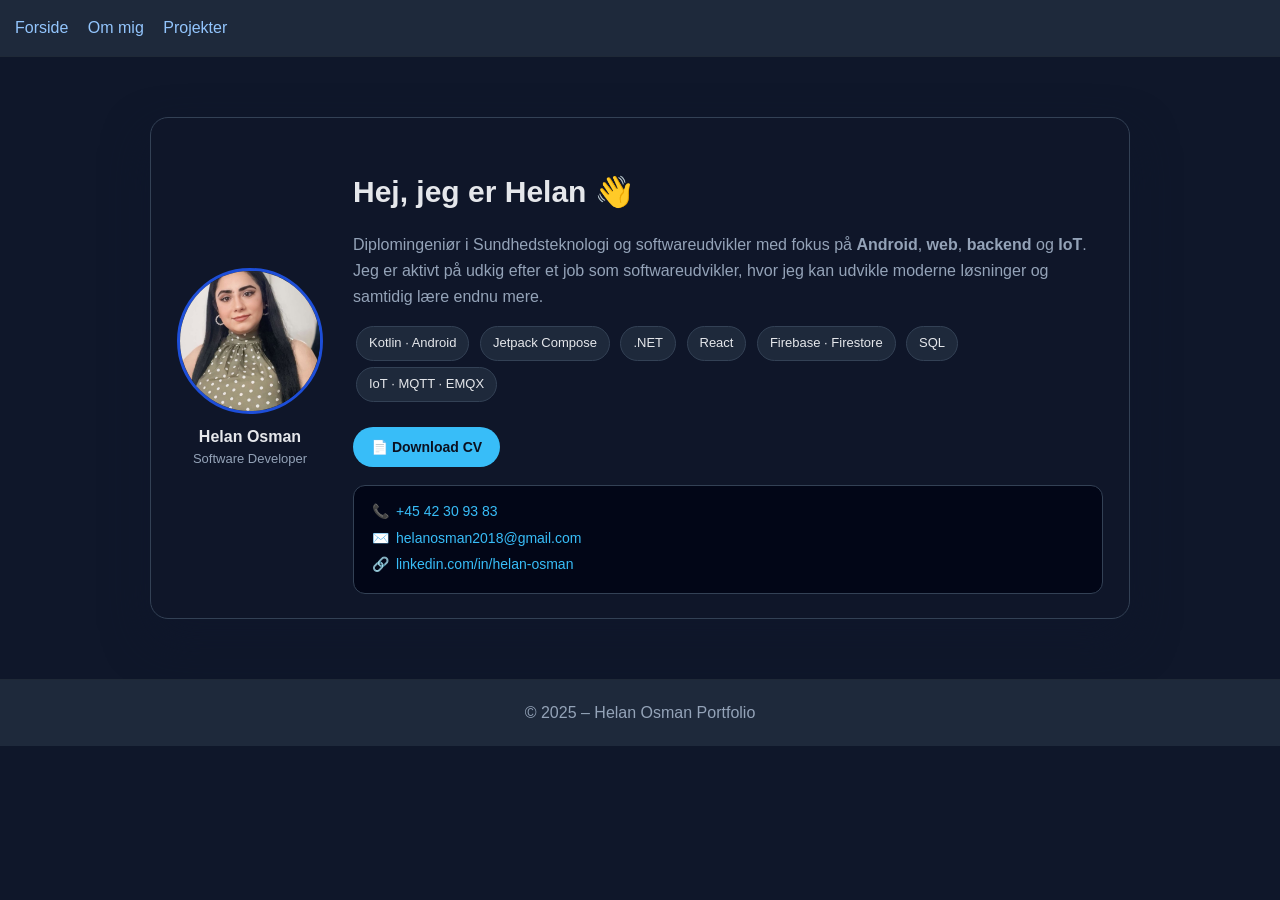
<file: index.html>
<!DOCTYPE html>
<html lang="da">
<head>
  <meta charset="UTF-8">
  <title>Helan Osman – Software Developer</title>
  <meta name="viewport" content="width=device-width, initial-scale=1">

  <style>
    :root {
      --bg: #0f172a;
      --bg-soft: #1e293b;
      --text: #e5e7eb;
      --text-soft: #94a3b8;
      --accent: #38bdf8;
      --accent-hover: #0ea5e9;
      --border: #334155;
    }

    body {
      margin: 0;
      font-family: Arial, sans-serif;
      background: var(--bg);
      color: var(--text);
      line-height: 1.6;
    }

    header {
      background: var(--bg-soft);
      padding: 15px;
      position: sticky;
      top: 0;
      border-bottom: 1px solid #1f2937;
      z-index: 10;
    }

    nav a {
      color: #93c5fd;
      text-decoration: none;
      margin-right: 15px;
      font-size: 16px;
    }
    nav a:hover {
      color: white;
    }

    .container {
      max-width: 980px;
      margin: 40px auto;
      padding: 20px;
    }

    /* HERO */
    .hero {
      display: flex;
      gap: 30px;
      align-items: center;
      flex-wrap: wrap;
      background: rgba(15,23,42,0.95);
      border: 1px solid var(--border);
      padding: 26px 26px 24px;
      border-radius: 18px;
      box-shadow: 0 20px 45px rgba(15,23,42,0.8);
    }

    .hero-left {
      flex: 0 0 auto;
      text-align: center;
    }

    .hero-left img {
      width: 140px;           /* mindre billede */
      height: 140px;
      border-radius: 50%;     /* cirkel */
      border: 3px solid #1d4ed8;
      object-fit: cover;
      display: block;
      margin: 0 auto 10px;
    }

    .hero-left .name {
      font-weight: 600;
      font-size: 16px;
    }

    .hero-left .role {
      font-size: 13px;
      color: var(--text-soft);
    }

    .hero-right {
      flex: 1 1 260px;
      min-width: 0;
    }

    h1 {
      font-size: 30px;
      margin-bottom: 6px;
    }

    .subtitle {
      font-size: 16px;
      color: var(--text-soft);
      margin-bottom: 14px;
    }

    .skills {
      margin-bottom: 18px;
    }

    .skills span {
      display: inline-block;
      background: var(--bg-soft);
      padding: 6px 12px;
      border-radius: 999px;
      margin: 3px;
      font-size: 13px;
      border: 1px solid var(--border);
    }

    /* CV-knap */
    .cv-button {
      display: inline-block;
      margin-top: 4px;
      padding: 9px 18px;
      border-radius: 999px;
      background: var(--accent);
      color: #0b1120;
      font-weight: 600;
      font-size: 14px;
      text-decoration: none;
      border: none;
      cursor: pointer;
    }

    .cv-button:hover {
      background: var(--accent-hover);
    }

    /* Kontaktboks */
    .contact-box {
      margin-top: 18px;
      padding: 14px 16px;
      background: #020617;
      border-radius: 12px;
      border: 1px solid var(--border);
      font-size: 14px;
    }

    .contact-row {
      display: flex;
      align-items: center;
      gap: 6px;
      margin-bottom: 4px;
    }

    .contact-row span.icon {
      width: 20px;
      text-align: center;
    }

    .contact-box a {
      color: var(--accent);
      text-decoration: none;
    }

    .contact-box a:hover {
      text-decoration: underline;
    }

    footer {
      text-align: center;
      margin-top: 40px;
      padding: 20px;
      background: var(--bg-soft);
      color: var(--text-soft);
      border-top: 1px solid #1f2937;
    }
  </style>
</head>

<body>

<header>
  <nav>
    <a href="index.html">Forside</a>
    <a href="about.html">Om mig</a>
    <a href="projects.html">Projekter</a>
  </nav>
</header>

<div class="container">

  <section class="hero">

    <!-- Venstre: lille rundt billede + navn -->
    <div class="hero-left">
      <img src="images/helan.jpg" alt="Helan Osman">
      <div class="name">Helan Osman</div>
      <div class="role">Software Developer</div>
    </div>

    <!-- Højre: intro, skills, kontakt -->
    <div class="hero-right">
      <h1>Hej, jeg er Helan 👋</h1>

      <p class="subtitle">
        Diplomingeniør i Sundhedsteknologi og softwareudvikler med fokus på
        <strong>Android</strong>, <strong>web</strong>, <strong>backend</strong> og <strong>IoT</strong>.
        Jeg er aktivt på udkig efter et job som softwareudvikler, hvor jeg kan udvikle moderne
        løsninger og samtidig lære endnu mere.
      </p>

      <div class="skills">
        <span>Kotlin · Android</span>
        <span>Jetpack Compose</span>
        <span>.NET</span>
        <span>React</span>
        <span>Firebase · Firestore</span>
        <span>SQL</span>
        <span>IoT · MQTT · EMQX</span>
      </div>

      <a href="CV Helan Osman Dansk.pdf" class="cv-button">📄 Download CV</a>

      <div class="contact-box">
        <div class="contact-row">
          <span class="icon">📞</span>
          <!-- 🔁 SKIFT NUMMERET HER TIL DIT EGET -->
          <span><a href="tel:+4542309383">+45 42 30 93 83</a></span>
        </div>
        <div class="contact-row">
          <span class="icon">✉️</span>
          <span><a href="mailto:helanosman2018@gmail.com">helanosman2018@gmail.com</a></span>
        </div>
        <div class="contact-row">
          <span class="icon">🔗</span>
          <span>
            <a href="https://www.linkedin.com/in/helan-osman-6b1342223/" target="_blank">
              linkedin.com/in/helan-osman
            </a>
          </span>
        </div>
      </div>
    </div>

  </section>

</div>

<footer>
  © 2025 – Helan Osman Portfolio
</footer>

</body>
</html>
</file>
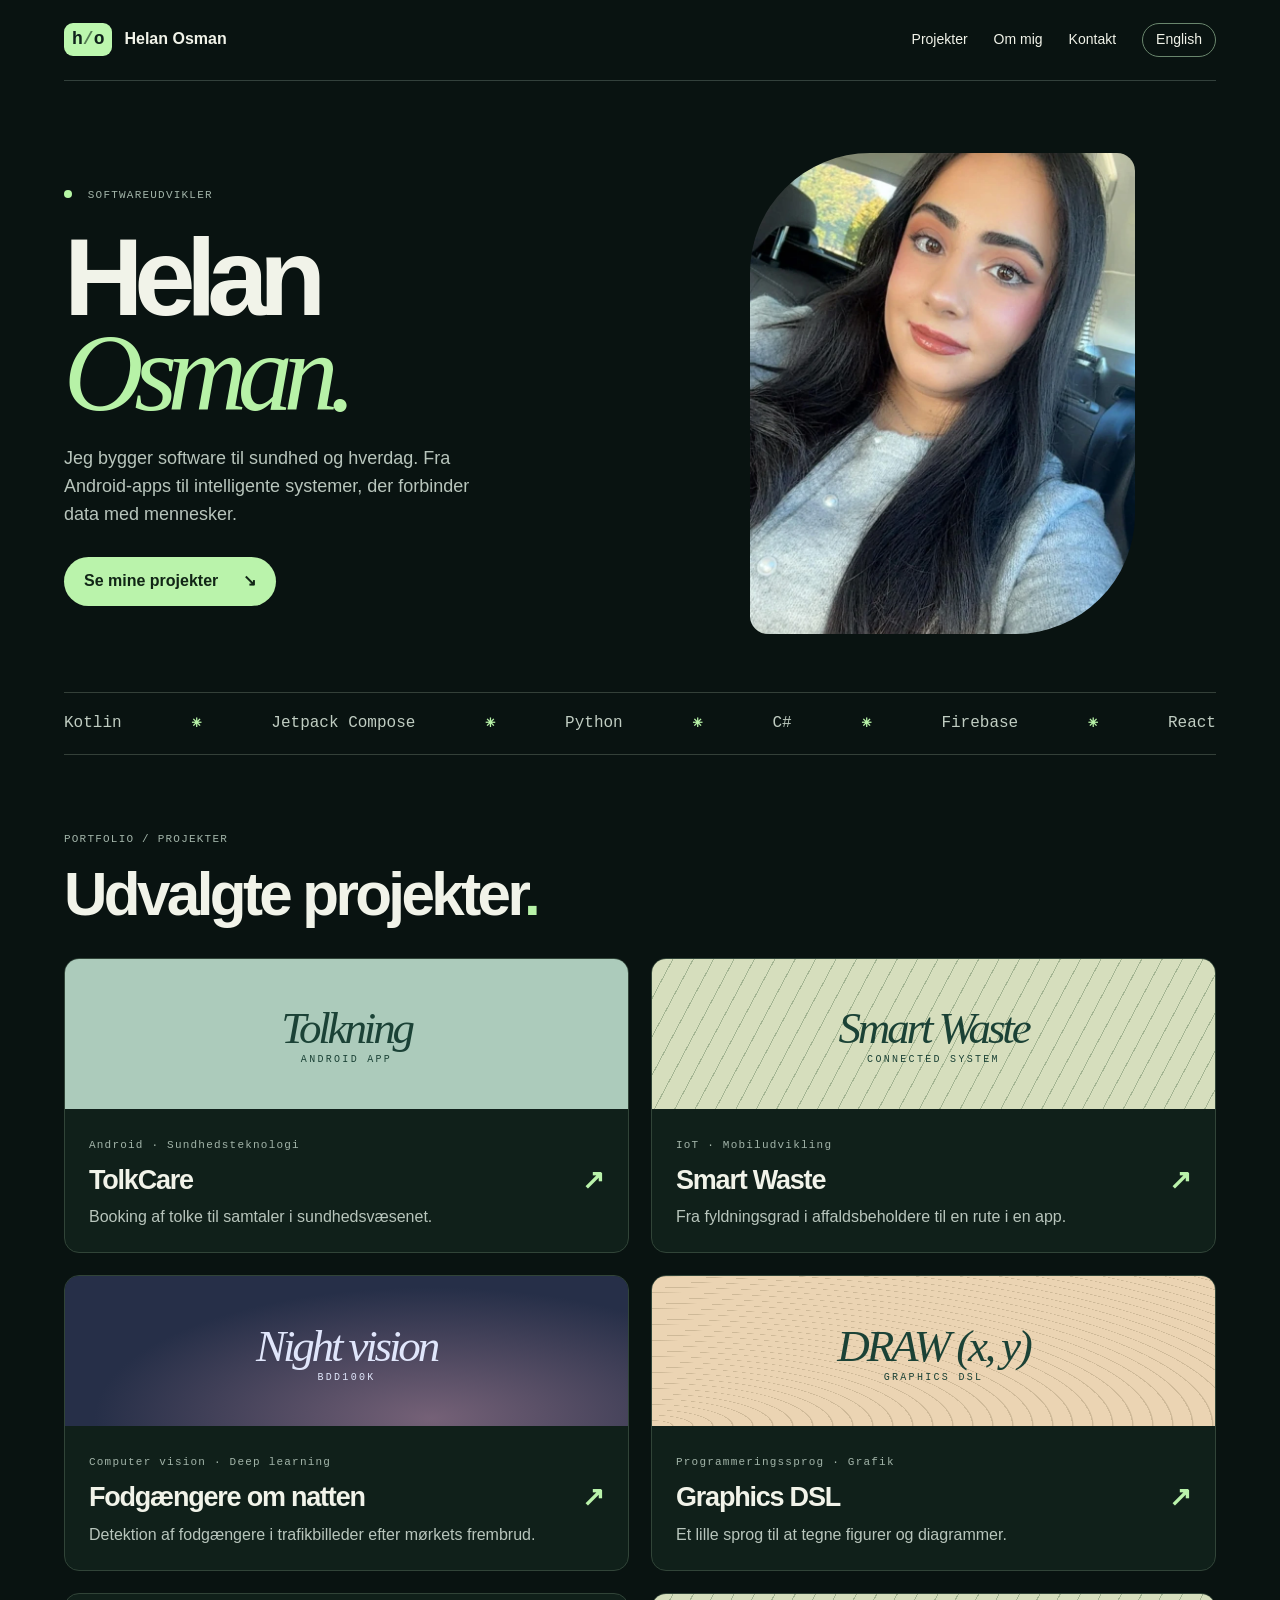
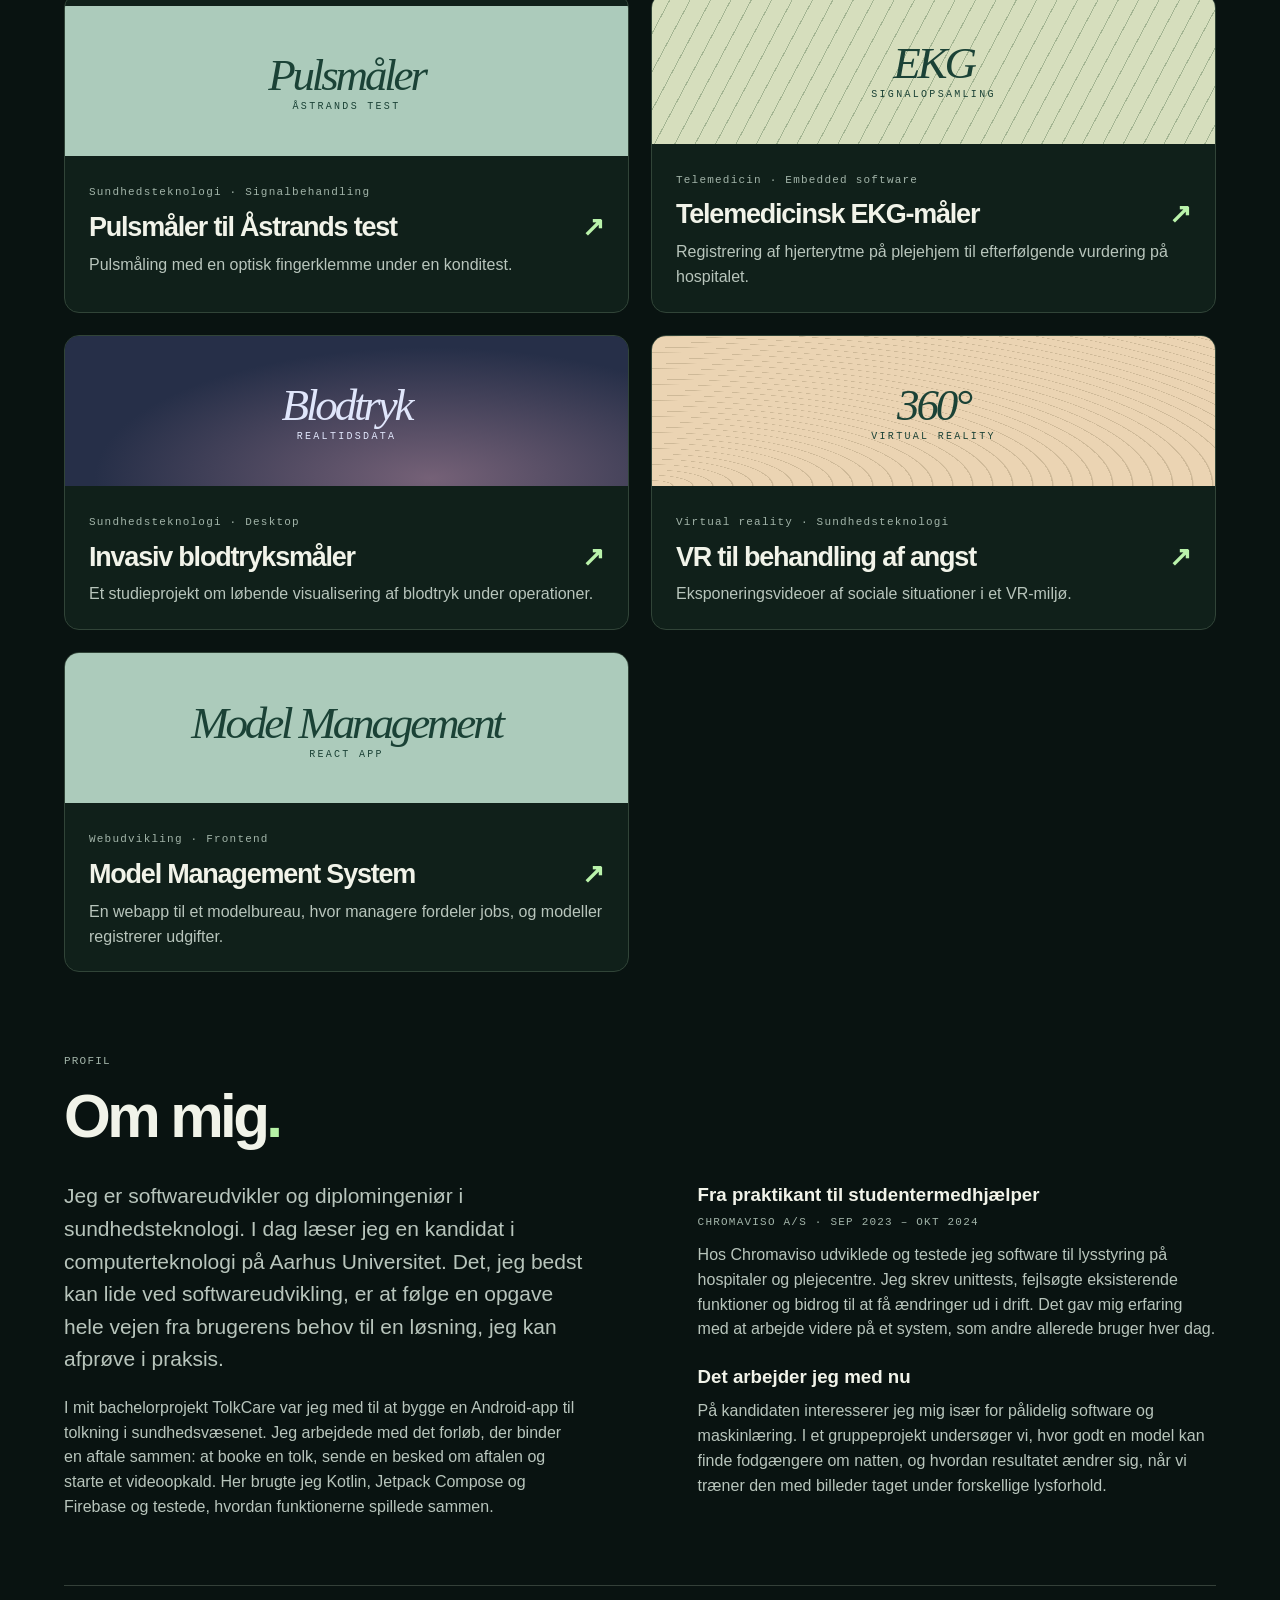
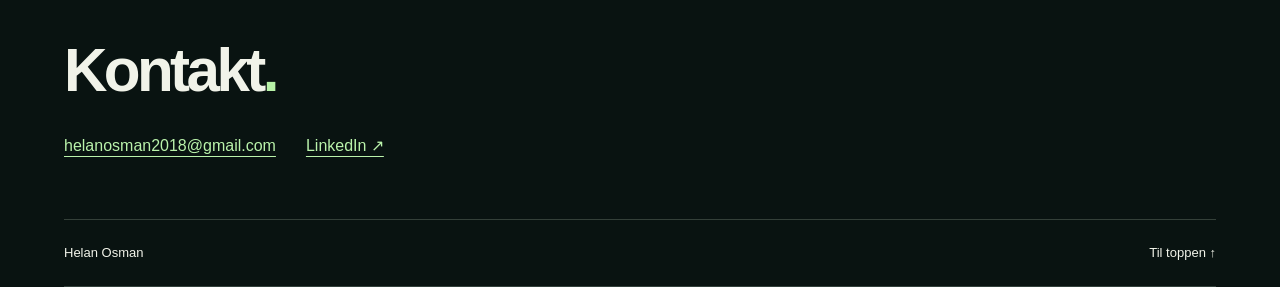
<file: portfolio/index.html>
<!doctype html><html lang="da"><head><meta charset="utf-8"><meta name="viewport" content="width=device-width,initial-scale=1"><meta name="theme-color" content="#091311"><title>Helan Osman · Softwareudvikler</title><meta name="description" content="Helan Osmans portfolio med projekter inden for Android, sundhedsteknologi, IoT og machine learning."><link rel="stylesheet" href="style.css"></head><body><header><a class="brand" href="#top"><b>h<span>/</span>o</b> Helan Osman</a><nav><a href="#projekter">Projekter</a><a href="#profil">Om mig</a><a href="#contact">Kontakt</a><a class="language" href="en.html" hreflang="en" lang="en">English</a></nav></header><main id="top"><section class="hero"><div><small><i></i> SOFTWAREUDVIKLER</small><h1>Helan<br><em>Osman.</em></h1><p>Jeg bygger software til sundhed og hverdag. Fra Android-apps til intelligente systemer, der forbinder data med mennesker.</p><a class="cta" href="#projekter">Se mine projekter <strong>↘</strong></a></div><figure class="portrait"><img src="helan-osman.webp" alt="Portræt af Helan Osman" fetchpriority="high"></figure></section><aside>Kotlin <b>✳</b> Jetpack Compose <b>✳</b> Python <b>✳</b> C# <b>✳</b> Firebase <b>✳</b> React</aside><section id="projekter"><small>PORTFOLIO / PROJEKTER</small><h2>Udvalgte projekter<span>.</span></h2><div class="grid" id="cards"></div></section><section id="profil"><small>PROFIL</small><h2>Om mig<span>.</span></h2><div class="bio"><div class="bio-intro"><p>Jeg er softwareudvikler og diplomingeniør i sundhedsteknologi. I dag læser jeg en kandidat i computerteknologi på Aarhus Universitet. Det, jeg bedst kan lide ved softwareudvikling, er at følge en opgave hele vejen fra brugerens behov til en løsning, jeg kan afprøve i praksis.</p><p>I mit bachelorprojekt TolkCare var jeg med til at bygge en Android-app til tolkning i sundhedsvæsenet. Jeg arbejdede med det forløb, der binder en aftale sammen: at booke en tolk, sende en besked om aftalen og starte et videoopkald. Her brugte jeg Kotlin, Jetpack Compose og Firebase og testede, hvordan funktionerne spillede sammen.</p></div><div><h3>Fra praktikant til studentermedhjælper</h3><small>CHROMAVISO A/S · SEP 2023 – OKT 2024</small><p>Hos Chromaviso udviklede og testede jeg software til lysstyring på hospitaler og plejecentre. Jeg skrev unittests, fejlsøgte eksisterende funktioner og bidrog til at få ændringer ud i drift. Det gav mig erfaring med at arbejde videre på et system, som andre allerede bruger hver dag.</p><h3>Det arbejder jeg med nu</h3><p>På kandidaten interesserer jeg mig især for pålidelig software og maskinlæring. I et gruppeprojekt undersøger vi, hvor godt en model kan finde fodgængere om natten, og hvordan resultatet ændrer sig, når vi træner den med billeder taget under forskellige lysforhold.</p></div></div></section><section id="contact"><h2>Kontakt<span>.</span></h2><div class="contact-links"><a href="mailto:helanosman2018@gmail.com">helanosman2018@gmail.com</a><a href="https://www.linkedin.com/in/helan-osman-6b1342223/">LinkedIn ↗</a></div></section></main><footer>Helan Osman <a href="#top">Til toppen ↑</a></footer><dialog><button class="close" aria-label="Luk">×</button><small id="category"></small><h2 id="title"></h2><div class="project-layout"><div class="project-copy"><p id="detail"></p><div id="tags"></div><a id="demo" class="cta" target="_blank" rel="noopener noreferrer" hidden>Se demovideo på YouTube ↗</a><p id="repo"></p></div><div id="gallery"></div></div></dialog><script src="projects.js"></script><script src="app.js"></script></body></html>
</file>
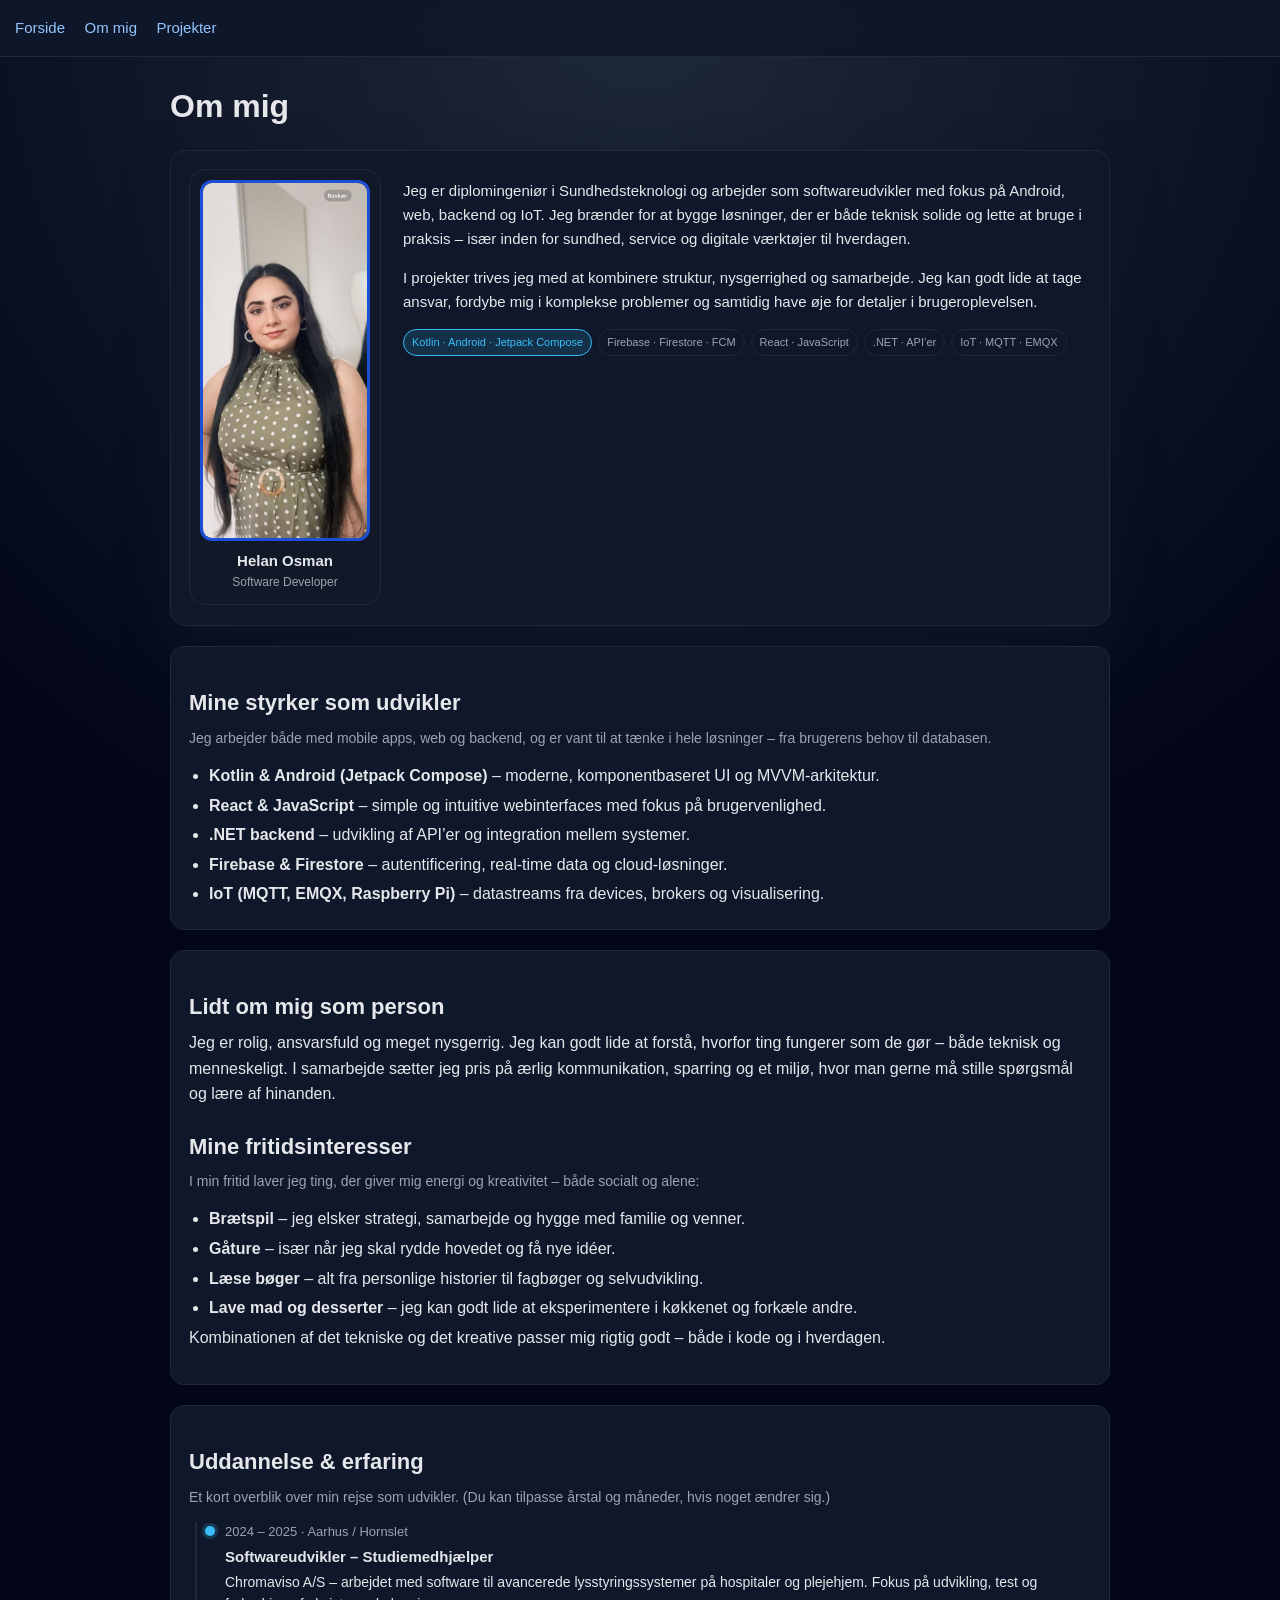
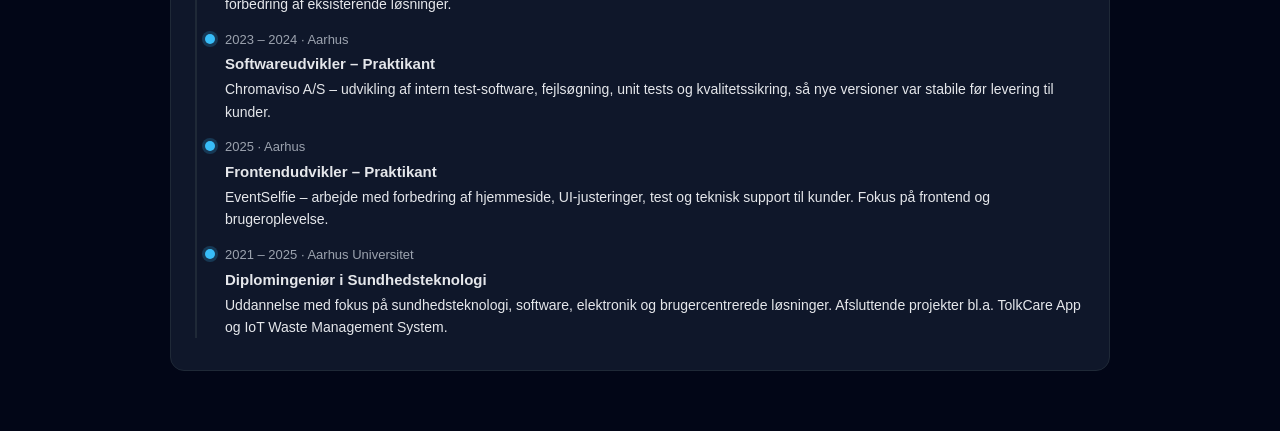
<file: about.html>
<!DOCTYPE html>
<html lang="da">
<head>
  <meta charset="UTF-8">
  <title>Om mig – Helan Osman</title>
  <meta name="viewport" content="width=device-width, initial-scale=1">

  <style>
    :root {
      --bg: #020617;
      --bg-soft: #0f172a;
      --card: #111827;
      --border: #1f2937;
      --accent: #38bdf8;
      --accent-soft: rgba(56,189,248,0.15);
      --text: #e5e7eb;
      --text-soft: #9ca3af;
    }

    * {
      box-sizing: border-box;
    }

    body {
      margin: 0;
      background: radial-gradient(circle at top, #1e293b 0, #020617 45%, #020617 100%);
      color: var(--text);
      font-family: Arial, sans-serif;
      line-height: 1.6;
    }

    header {
      background: rgba(15,23,42,0.96);
      padding: 15px;
      border-bottom: 1px solid #1f2937;
      position: sticky;
      top: 0;
      z-index: 10;
      backdrop-filter: blur(10px);
    }

    nav a {
      color: #93c5fd;
      margin-right: 15px;
      text-decoration: none;
      font-size: 15px;
    }

    nav a:hover {
      color: #ffffff;
    }

    .container {
      max-width: 980px;
      margin: 24px auto 40px;
      padding: 0 20px 20px;
    }

    h1 {
      font-size: 32px;
      margin-bottom: 18px;
    }

    h2 {
      font-size: 22px;
      margin-top: 22px;
      margin-bottom: 6px;
    }

    p {
      margin-top: 0;
      color: var(--text);
    }

    /* Hero sektion med billede + tekst */
    .hero {
      display: flex;
      flex-wrap: wrap;
      gap: 22px;
      align-items: flex-start;
      background: var(--bg-soft);
      border-radius: 16px;
      padding: 18px 18px 20px;
      border: 1px solid var(--border);
      box-shadow: 0 18px 45px rgba(15,23,42,0.7);
    }

    .hero-photo-wrap {
      flex: 0 0 auto;
    }

    .hero-photo-card {
      background: var(--card);
      border-radius: 16px;
      padding: 10px 10px 12px;
      border: 1px solid #1f2937;
      text-align: center;
    }

    .hero-photo-card img {
      width: 170px;              /* mindre billede */
      height: auto;
      border-radius: 12px;
      border: 3px solid #1d4ed8;
      object-fit: cover;
      display: block;
      margin: 0 auto 8px;
    }

    .hero-photo-card .name {
      font-weight: 600;
      font-size: 15px;
    }

    .hero-photo-card .role {
      font-size: 12px;
      color: var(--text-soft);
    }

    .hero-text {
      flex: 1 1 260px;
      min-width: 0;
    }

    .hero-badges {
      margin-top: 6px;
      display: flex;
      flex-wrap: wrap;
      gap: 6px;
      font-size: 11px;
    }

    .badge {
      padding: 4px 8px;
      border-radius: 999px;
      border: 1px solid var(--border);
      background: rgba(15,23,42,0.8);
      color: var(--text-soft);
    }

    .badge-accent {
      border-color: var(--accent);
      background: var(--accent-soft);
      color: var(--accent);
    }

    .hero-intro {
      margin-top: 10px;
      font-size: 15px;
    }

    .section-card {
      margin-top: 20px;
      background: var(--bg-soft);
      border-radius: 14px;
      padding: 16px 18px 18px;
      border: 1px solid var(--border);
    }

    ul {
      padding-left: 20px;
      margin-top: 6px;
      margin-bottom: 4px;
    }

    li {
      color: var(--text);
      margin-bottom: 4px;
    }

    .muted {
      color: var(--text-soft);
      font-size: 14px;
    }

    /* Timeline styling */
    .timeline {
      position: relative;
      margin-top: 12px;
      padding-left: 18px;
    }

    .timeline::before {
      content: "";
      position: absolute;
      left: 6px;
      top: 0;
      bottom: 0;
      width: 2px;
      background: #1f2937;
    }

    .timeline-item {
      position: relative;
      padding-left: 18px;
      margin-bottom: 14px;
    }

    .timeline-dot {
      position: absolute;
      left: -2px;
      top: 4px;
      width: 10px;
      height: 10px;
      border-radius: 999px;
      background: var(--accent);
      box-shadow: 0 0 0 3px rgba(56,189,248,0.2);
    }

    .timeline-title {
      font-weight: 600;
      font-size: 15px;
    }

    .timeline-meta {
      font-size: 13px;
      color: var(--text-soft);
      margin-bottom: 2px;
    }

    .timeline-desc {
      font-size: 14px;
      margin-top: 2px;
    }

    @media (max-width: 700px) {
      .hero {
        padding: 14px 14px 16px;
      }
      .hero-photo-card img {
        width: 150px;
      }
    }
  </style>
</head>

<body>

<header>
  <nav>
    <a href="index.html">Forside</a>
    <a href="about.html">Om mig</a>
    <a href="projects.html">Projekter</a>
  </nav>
</header>

<div class="container">

  <h1>Om mig</h1>

  <!-- HERO med billede + kort intro -->
  <section class="hero">
    <div class="hero-photo-wrap">
      <div class="hero-photo-card">
        <img src="images/helan.jpg" alt="Helan Osman">
        <div class="name">Helan Osman</div>
        <div class="role">Software Developer</div>
      </div>
    </div>

    <div class="hero-text">
      <p class="hero-intro">
        Jeg er diplomingeniør i Sundhedsteknologi og arbejder som softwareudvikler med fokus på
        Android, web, backend og IoT. Jeg brænder for at bygge løsninger, der er både teknisk
        solide og lette at bruge i praksis – især inden for sundhed, service og digitale værktøjer
        til hverdagen.
      </p>

      <p class="hero-intro">
        I projekter trives jeg med at kombinere struktur, nysgerrighed og samarbejde.
        Jeg kan godt lide at tage ansvar, fordybe mig i komplekse problemer og samtidig have
        øje for detaljer i brugeroplevelsen.
      </p>

      <div class="hero-badges">
        <span class="badge badge-accent">Kotlin · Android · Jetpack Compose</span>
        <span class="badge">Firebase · Firestore · FCM</span>
        <span class="badge">React · JavaScript</span>
        <span class="badge">.NET · API’er</span>
        <span class="badge">IoT · MQTT · EMQX</span>
      </div>
    </div>
  </section>

  <!-- TEKNISKE STYRKER -->
  <section class="section-card">
    <h2>Mine styrker som udvikler</h2>
    <p class="muted">
      Jeg arbejder både med mobile apps, web og backend, og er vant til at tænke i hele løsninger –
      fra brugerens behov til databasen.
    </p>

    <ul>
      <li><strong>Kotlin & Android (Jetpack Compose)</strong> – moderne, komponentbaseret UI og MVVM-arkitektur.</li>
      <li><strong>React & JavaScript</strong> – simple og intuitive webinterfaces med fokus på brugervenlighed.</li>
      <li><strong>.NET backend</strong> – udvikling af API’er og integration mellem systemer.</li>
      <li><strong>Firebase & Firestore</strong> – autentificering, real-time data og cloud-løsninger.</li>
      <li><strong>IoT (MQTT, EMQX, Raspberry Pi)</strong> – datastreams fra devices, brokers og visualisering.</li>
    </ul>
  </section>

  <!-- PERSONLIG DEL & FRITID -->
  <section class="section-card">
    <h2>Lidt om mig som person</h2>
    <p>
      Jeg er rolig, ansvarsfuld og meget nysgerrig. Jeg kan godt lide at forstå,
      hvorfor ting fungerer som de gør – både teknisk og menneskeligt.
      I samarbejde sætter jeg pris på ærlig kommunikation, sparring og et miljø,
      hvor man gerne må stille spørgsmål og lære af hinanden.
    </p>

    <h2>Mine fritidsinteresser</h2>
    <p class="muted">
      I min fritid laver jeg ting, der giver mig energi og kreativitet – både socialt og alene:
    </p>

    <ul>
      <li><strong>Brætspil</strong> – jeg elsker strategi, samarbejde og hygge med familie og venner.</li>
      <li><strong>Gåture</strong> – især når jeg skal rydde hovedet og få nye idéer.</li>
      <li><strong>Læse bøger</strong> – alt fra personlige historier til fagbøger og selvudvikling.</li>
      <li><strong>Lave mad og desserter</strong> – jeg kan godt lide at eksperimentere i køkkenet og forkæle andre.</li>
    </ul>

    <p>
      Kombinationen af det tekniske og det kreative passer mig rigtig godt – både i kode og i hverdagen.
    </p>
  </section>

  <!-- TIMELINE FOR UDDANNELSE & ERFARING -->
  <section class="section-card">
    <h2>Uddannelse & erfaring</h2>
    <p class="muted">
      Et kort overblik over min rejse som udvikler. (Du kan tilpasse årstal og måneder, hvis noget ændrer sig.)
    </p>

    <div class="timeline">

      <div class="timeline-item">
        <div class="timeline-dot"></div>
        <div class="timeline-meta">2024 – 2025 · Aarhus / Hornslet</div>
        <div class="timeline-title">Softwareudvikler – Studiemedhjælper</div>
        <div class="timeline-desc">
          Chromaviso A/S – arbejdet med software til avancerede lysstyringssystemer
          på hospitaler og plejehjem. Fokus på udvikling, test og forbedring af eksisterende løsninger.
        </div>
      </div>

      <div class="timeline-item">
        <div class="timeline-dot"></div>
        <div class="timeline-meta">2023 – 2024 · Aarhus</div>
        <div class="timeline-title">Softwareudvikler – Praktikant</div>
        <div class="timeline-desc">
          Chromaviso A/S – udvikling af intern test-software, fejlsøgning, unit tests
          og kvalitetssikring, så nye versioner var stabile før levering til kunder.
        </div>
      </div>

      <div class="timeline-item">
        <div class="timeline-dot"></div>
        <div class="timeline-meta">2025 · Aarhus</div>
        <div class="timeline-title">Frontendudvikler – Praktikant</div>
        <div class="timeline-desc">
          EventSelfie – arbejde med forbedring af hjemmeside, UI-justeringer, test
          og teknisk support til kunder. Fokus på frontend og brugeroplevelse.
        </div>
      </div>

      <div class="timeline-item">
        <div class="timeline-dot"></div>
        <div class="timeline-meta">2021 – 2025 · Aarhus Universitet</div>
        <div class="timeline-title">Diplomingeniør i Sundhedsteknologi</div>
        <div class="timeline-desc">
          Uddannelse med fokus på sundhedsteknologi, software, elektronik og
          brugercentrerede løsninger. Afsluttende projekter bl.a. TolkCare App og
          IoT Waste Management System.
        </div>
      </div>

    </div>
  </section>

</div>

</body>
</html>
</file>
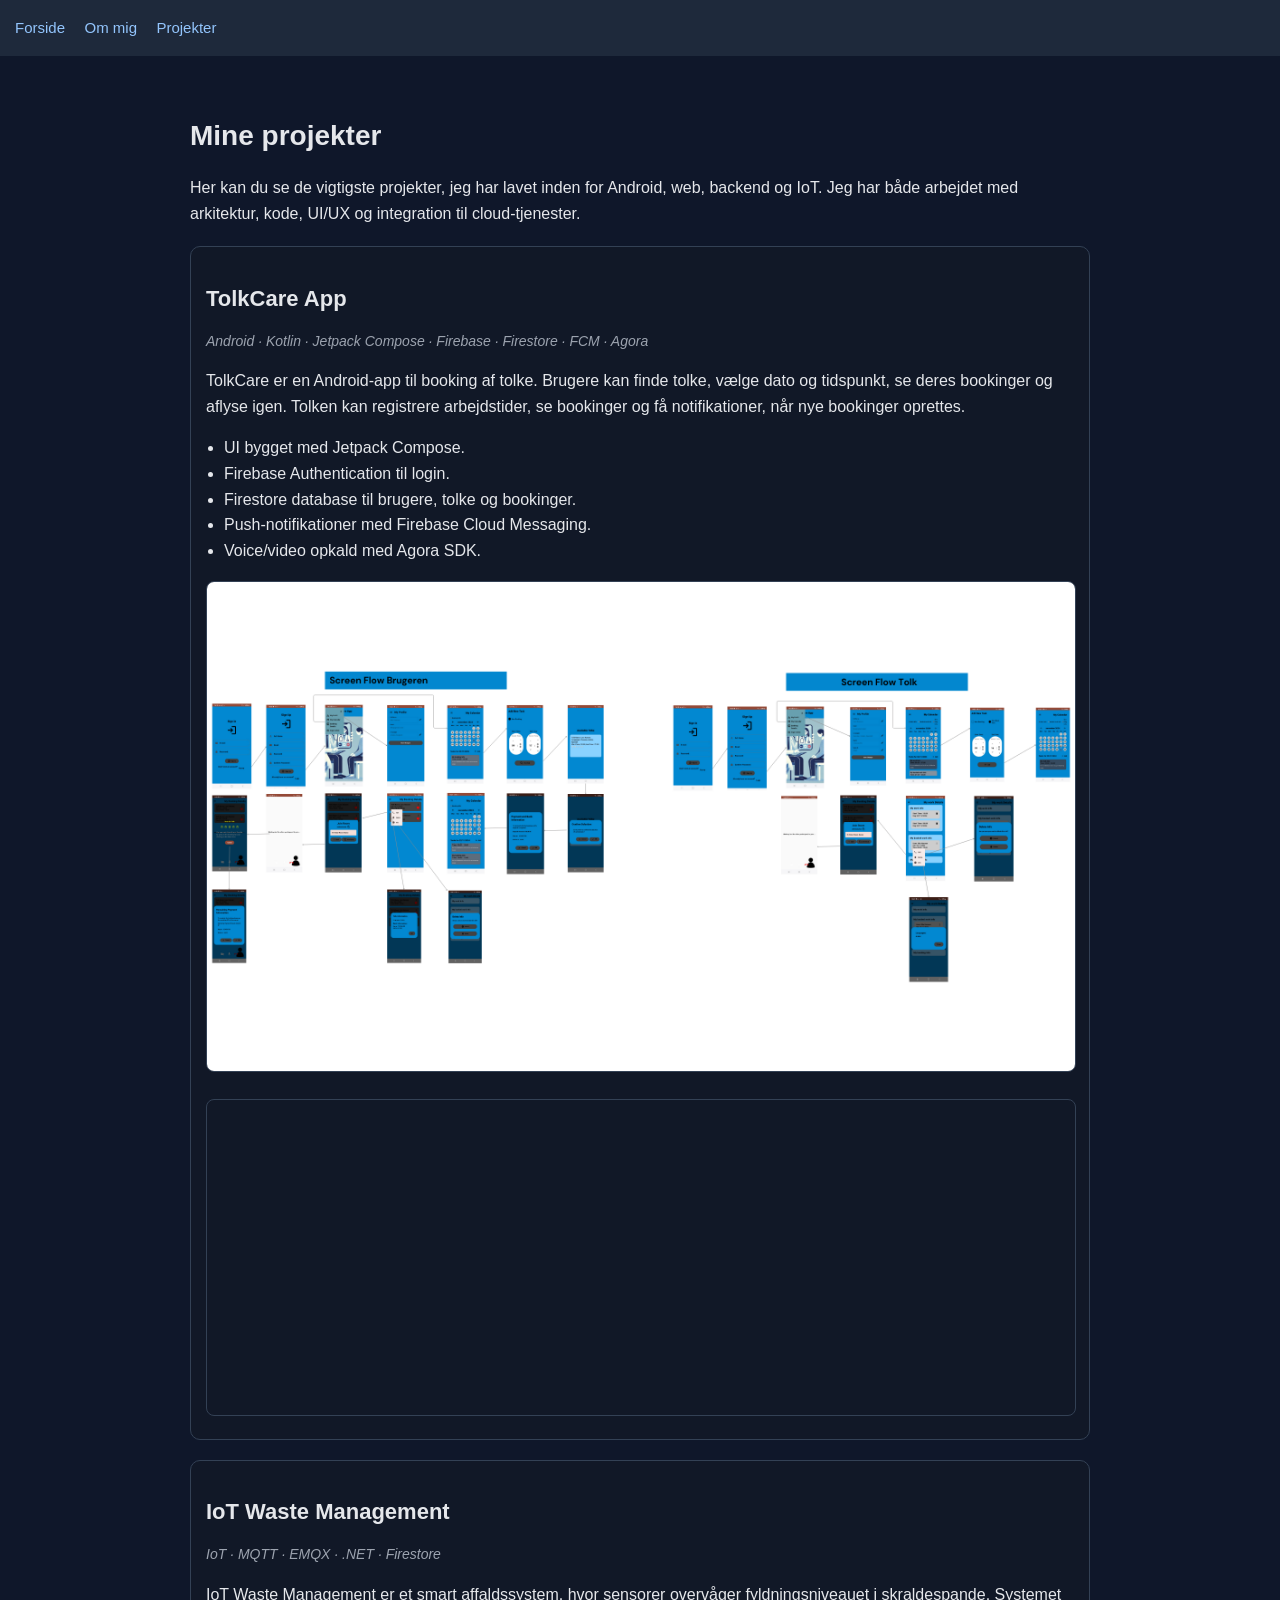
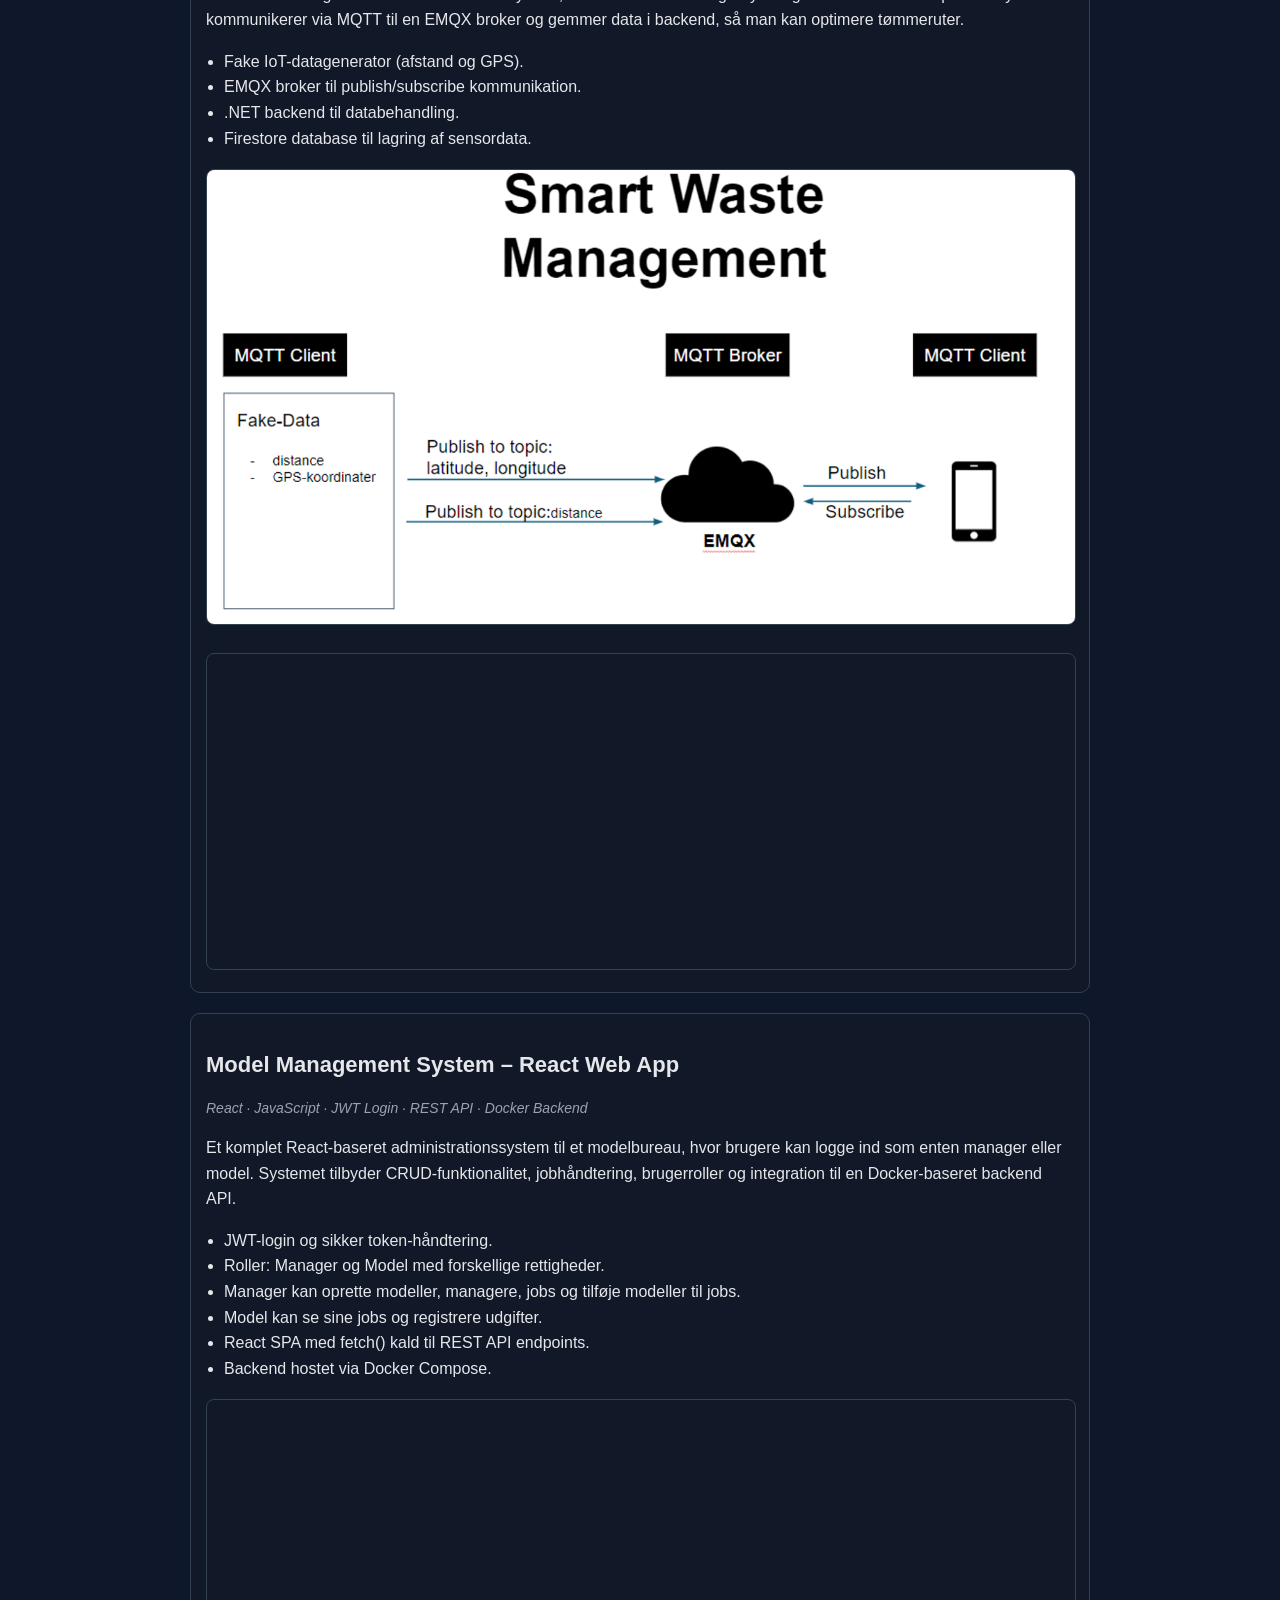
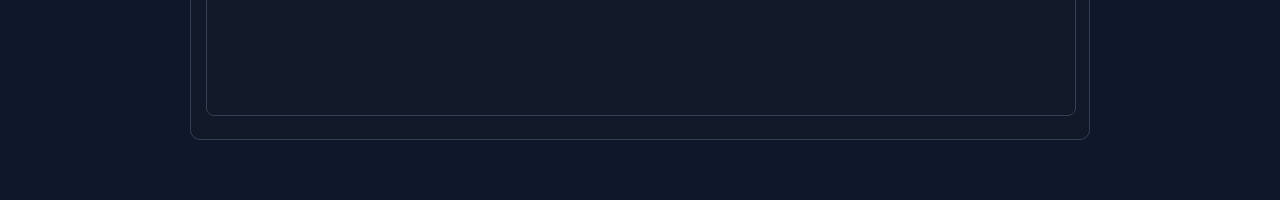
<file: projects.html>
<!DOCTYPE html>
<html lang="da">
<head>
  <meta charset="UTF-8">
  <title>Projekter – Helan Osman</title>
  <meta name="viewport" content="width=device-width, initial-scale=1">
  <style>
    body {
      margin: 0;
      background: #0f172a;
      color: #e5e7eb;
      font-family: Arial, sans-serif;
      line-height: 1.6;
    }

    header {
      background: #1e293b;
      padding: 15px;
      position: sticky;
      top: 0;
    }

    nav a {
      color: #93c5fd;
      margin-right: 15px;
      text-decoration: none;
      font-size: 15px;
    }

    nav a:hover {
      color: #ffffff;
    }

    .container {
      max-width: 900px;
      margin: 20px auto 40px;
      padding: 20px;
    }

    h1 {
      font-size: 28px;
      margin-bottom: 10px;
    }

    h2 {
      font-size: 22px;
      margin-bottom: 5px;
    }

    .project {
      background: #111827;
      border: 1px solid #334155;
      border-radius: 10px;
      padding: 15px;
      margin-top: 20px;
    }

    .meta {
      font-size: 14px;
      color: #9ca3af;
      font-style: italic;
      margin-bottom: 8px;
    }

    img {
      width: 100%;
      border-radius: 8px;
      border: 1px solid #334155;
      margin: 10px 0;
    }

    iframe {
      width: 100%;
      height: 315px;
      border-radius: 8px;
      border: 1px solid #334155;
      margin-top: 10px;
    }

    ul {
      padding-left: 18px;
      margin-top: 6px;
      margin-bottom: 8px;
    }
  </style>
</head>
<body>

<header>
  <nav>
    <a href="index.html">Forside</a>
    <a href="about.html">Om mig</a>
    <a href="projects.html">Projekter</a>
  </nav>
</header>

<div class="container">

  <h1>Mine projekter</h1>
  <p>
    Her kan du se de vigtigste projekter, jeg har lavet inden for Android, web, backend og IoT.
    Jeg har både arbejdet med arkitektur, kode, UI/UX og integration til cloud-tjenester.
  </p>

  <!-- TOLKCARE PROJECT -->
  <div class="project">
    <h2>TolkCare App</h2>
    <p class="meta">Android · Kotlin · Jetpack Compose · Firebase · Firestore · FCM · Agora</p>

    <p>
      TolkCare er en Android-app til booking af tolke. Brugere kan finde tolke, vælge dato og tidspunkt,
      se deres bookinger og aflyse igen. Tolken kan registrere arbejdstider, se bookinger og få
      notifikationer, når nye bookinger oprettes.
    </p>

    <ul>
      <li>UI bygget med Jetpack Compose.</li>
      <li>Firebase Authentication til login.</li>
      <li>Firestore database til brugere, tolke og bookinger.</li>
      <li>Push-notifikationer med Firebase Cloud Messaging.</li>
      <li>Voice/video opkald med Agora SDK.</li>
    </ul>

    <img src="images/tolkcare.png" alt="TolkCare app flow">

    <iframe
      src="https://www.youtube.com/embed/83v2FE1zai0"
      title="TolkCare Demo"
      frameborder="0"
      allow="accelerometer; autoplay; clipboard-write; encrypted-media; gyroscope; picture-in-picture"
      allowfullscreen>
    </iframe>
  </div>

  <!-- WASTE PROJECT -->
  <div class="project">
    <h2>IoT Waste Management</h2>
    <p class="meta">IoT · MQTT · EMQX · .NET · Firestore</p>

    <p>
      IoT Waste Management er et smart affaldssystem, hvor sensorer overvåger fyldningsniveauet i skraldespande.
      Systemet kommunikerer via MQTT til en EMQX broker og gemmer data i backend, så man kan optimere tømmeruter.
    </p>

    <ul>
      <li>Fake IoT-datagenerator (afstand og GPS).</li>
      <li>EMQX broker til publish/subscribe kommunikation.</li>
      <li>.NET backend til databehandling.</li>
      <li>Firestore database til lagring af sensordata.</li>
    </ul>

    <img src="images/waste.png" alt="IoT Waste Management diagram">

    <iframe
      src="https://www.youtube.com/embed/5vvruHKEwWw"
      title="IoT Waste Management Demo"
      frameborder="0"
      allow="accelerometer; autoplay; clipboard-write; encrypted-media; gyroscope; picture-in-picture"
      allowfullscreen>
    </iframe>
  </div>

  <!-- NEW PROJECT: MODEL MANAGEMENT SYSTEM -->
  <div class="project">
    <h2>Model Management System – React Web App</h2>
    <p class="meta">React · JavaScript · JWT Login · REST API · Docker Backend</p>

    <p>
      Et komplet React-baseret administrationssystem til et modelbureau, hvor brugere kan logge ind som
      enten manager eller model. Systemet tilbyder CRUD-funktionalitet, jobhåndtering,
      brugerroller og integration til en Docker-baseret backend API.
    </p>

    <ul>
      <li>JWT-login og sikker token-håndtering.</li>
      <li>Roller: Manager og Model med forskellige rettigheder.</li>
      <li>Manager kan oprette modeller, managere, jobs og tilføje modeller til jobs.</li>
      <li>Model kan se sine jobs og registrere udgifter.</li>
      <li>React SPA med fetch() kald til REST API endpoints.</li>
      <li>Backend hostet via Docker Compose.</li>
    </ul>

    <iframe
      src="https://www.youtube.com/embed/Sxojf8_JCac"
      title="Model Management System Demo"
      frameborder="0"
      allow="accelerometer; autoplay; clipboard-write; encrypted-media; gyroscope; picture-in-picture"
      allowfullscreen>
    </iframe>
  </div>

</div>

</body>
</html>
</file>
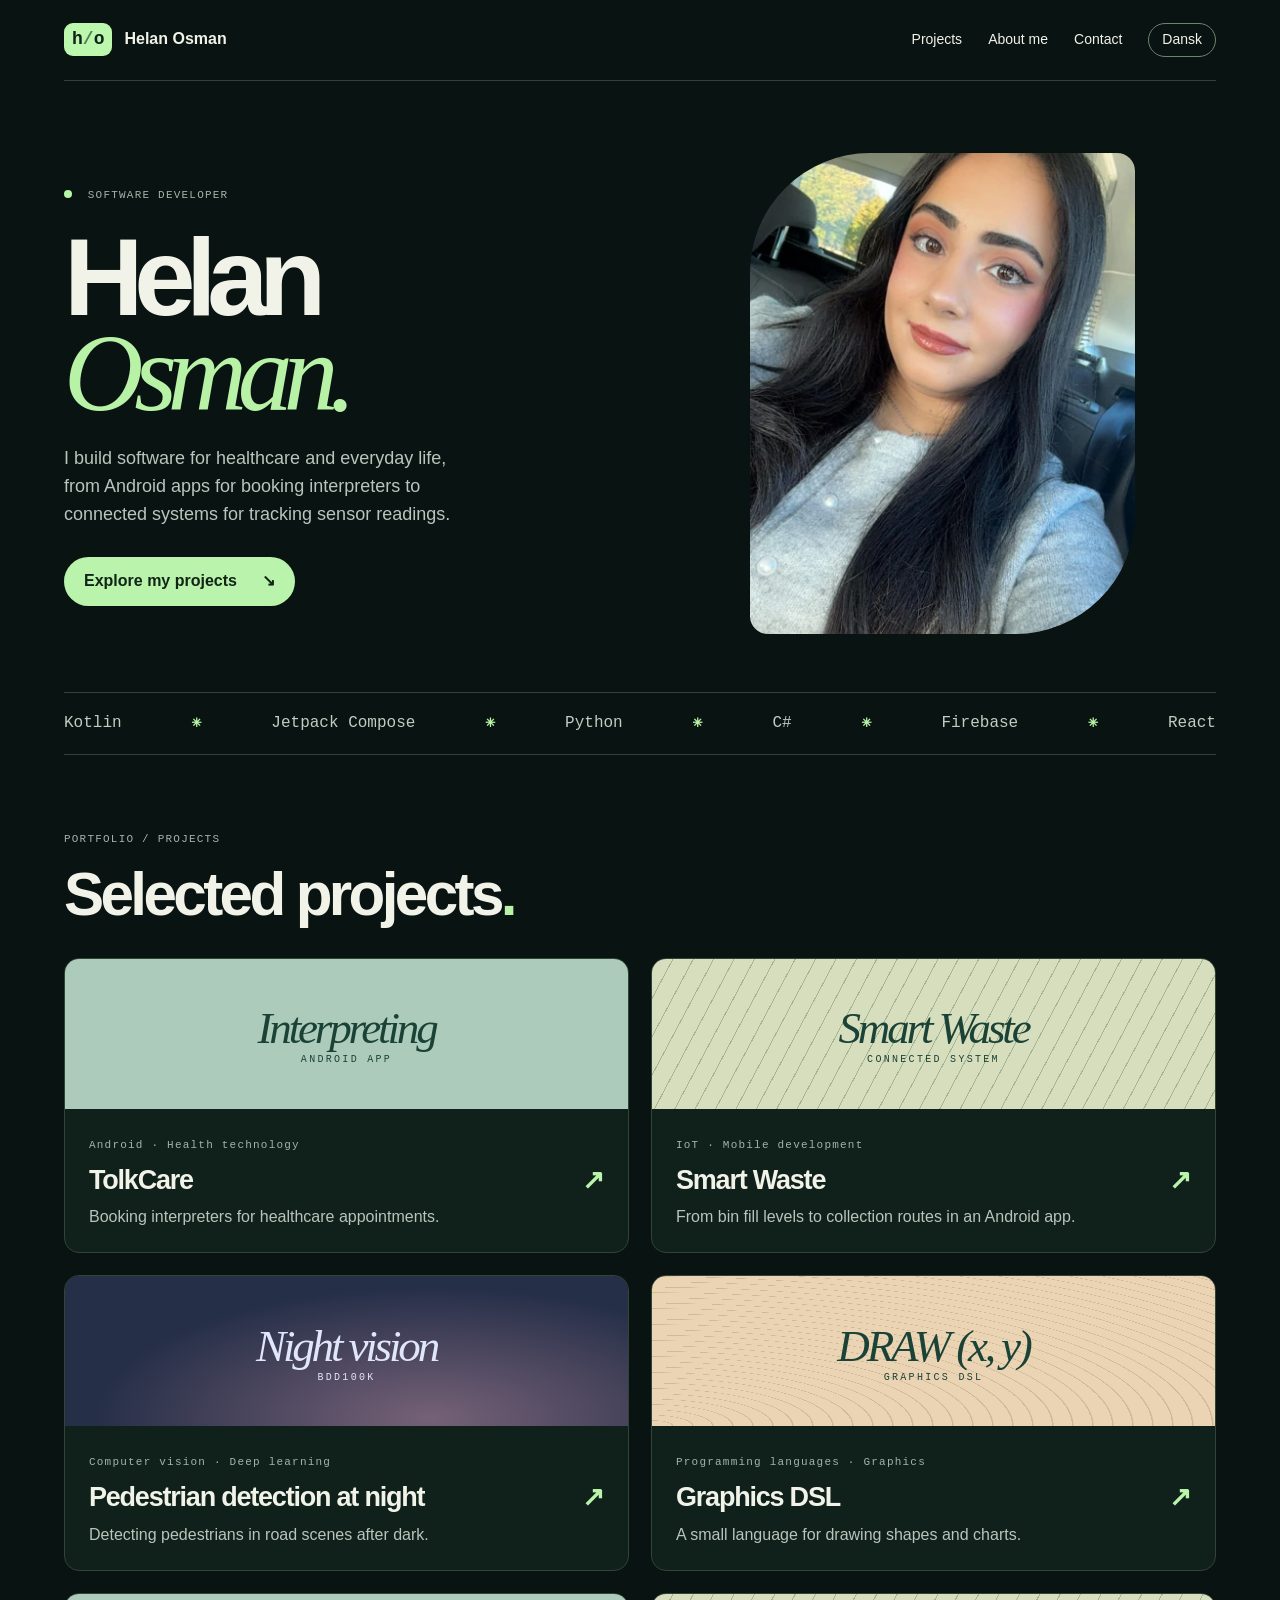
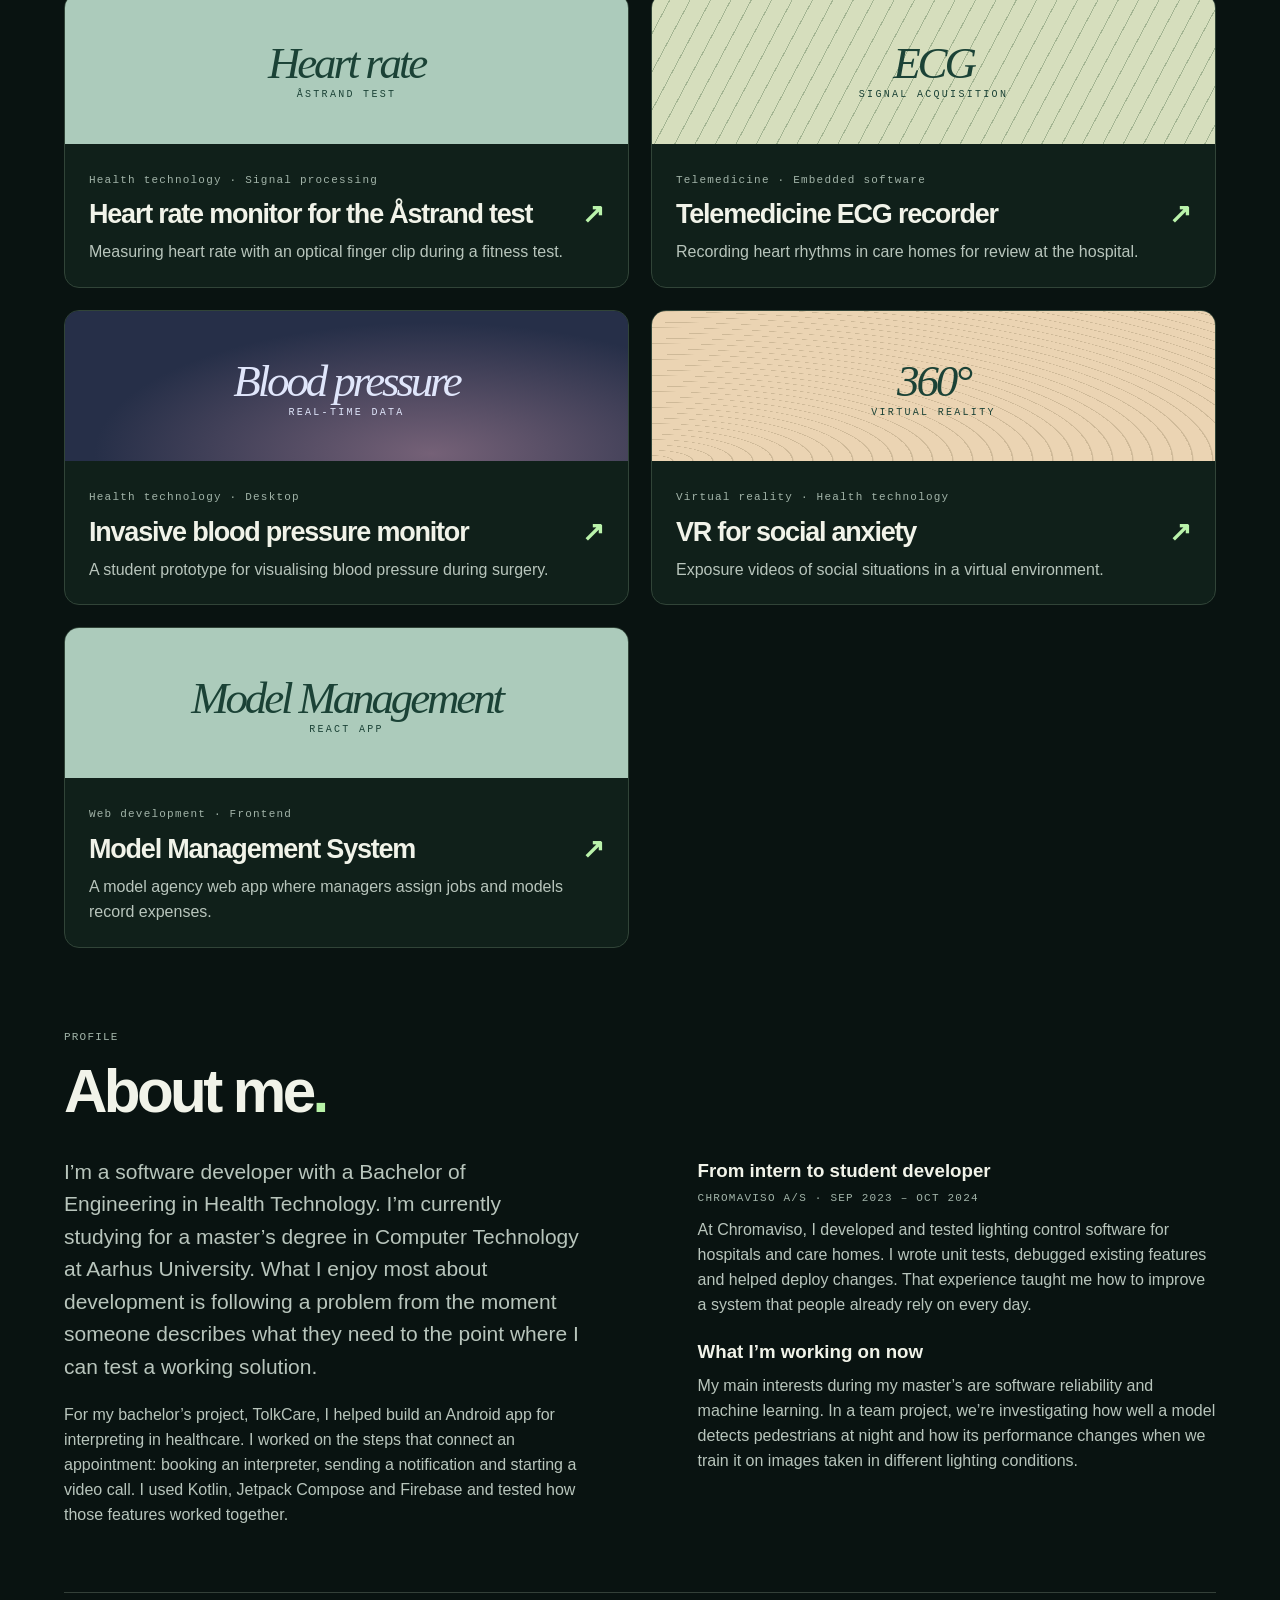
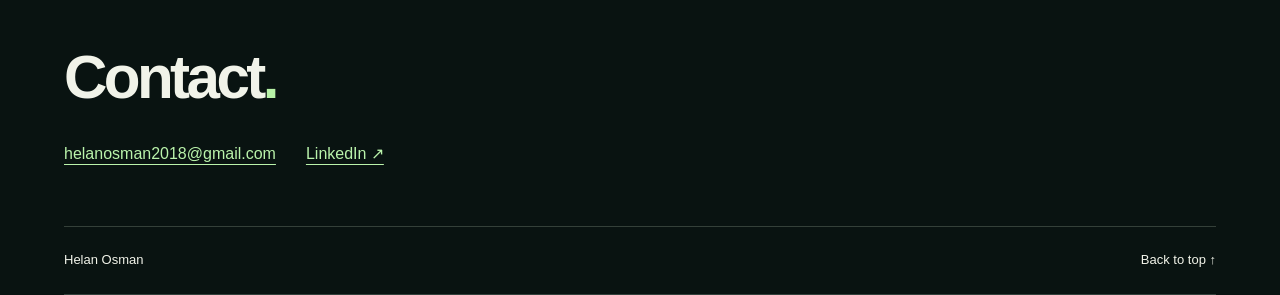
<file: portfolio/en.html>
<!doctype html><html lang="en"><head><meta charset="utf-8"><meta name="viewport" content="width=device-width,initial-scale=1"><meta name="theme-color" content="#091311"><title>Helan Osman · Software Developer</title><meta name="description" content="Helan Osman’s projects in Android development, health technology, IoT and machine learning."><link rel="stylesheet" href="style.css"></head><body><header><a class="brand" href="#top"><b>h<span>/</span>o</b> Helan Osman</a><nav><a href="#projekter">Projects</a><a href="#profil">About me</a><a href="#contact">Contact</a><a class="language" href="index.html" hreflang="da" lang="da">Dansk</a></nav></header><main id="top"><section class="hero"><div><small><i></i> SOFTWARE DEVELOPER</small><h1>Helan<br><em>Osman.</em></h1><p>I build software for healthcare and everyday life, from Android apps for booking interpreters to connected systems for tracking sensor readings.</p><a class="cta" href="#projekter">Explore my projects <strong>↘</strong></a></div><figure class="portrait"><img src="helan-osman.webp" alt="Portrait of Helan Osman" fetchpriority="high"></figure></section><aside>Kotlin <b>✳</b> Jetpack Compose <b>✳</b> Python <b>✳</b> C# <b>✳</b> Firebase <b>✳</b> React</aside><section id="projekter"><small>PORTFOLIO / PROJECTS</small><h2>Selected projects<span>.</span></h2><div class="grid" id="cards"></div></section><section id="profil"><small>PROFILE</small><h2>About me<span>.</span></h2><div class="bio"><div class="bio-intro"><p>I’m a software developer with a Bachelor of Engineering in Health Technology. I’m currently studying for a master’s degree in Computer Technology at Aarhus University. What I enjoy most about development is following a problem from the moment someone describes what they need to the point where I can test a working solution.</p><p>For my bachelor’s project, TolkCare, I helped build an Android app for interpreting in healthcare. I worked on the steps that connect an appointment: booking an interpreter, sending a notification and starting a video call. I used Kotlin, Jetpack Compose and Firebase and tested how those features worked together.</p></div><div><h3>From intern to student developer</h3><small>CHROMAVISO A/S · SEP 2023 – OCT 2024</small><p>At Chromaviso, I developed and tested lighting control software for hospitals and care homes. I wrote unit tests, debugged existing features and helped deploy changes. That experience taught me how to improve a system that people already rely on every day.</p><h3>What I’m working on now</h3><p>My main interests during my master’s are software reliability and machine learning. In a team project, we’re investigating how well a model detects pedestrians at night and how its performance changes when we train it on images taken in different lighting conditions.</p></div></div></section><section id="contact"><h2>Contact<span>.</span></h2><div class="contact-links"><a href="mailto:helanosman2018@gmail.com">helanosman2018@gmail.com</a><a href="https://www.linkedin.com/in/helan-osman-6b1342223/">LinkedIn ↗</a></div></section></main><footer>Helan Osman <a href="#top">Back to top ↑</a></footer><dialog><button class="close" aria-label="Close">×</button><small id="category"></small><h2 id="title"></h2><div class="project-layout"><div class="project-copy"><p id="detail"></p><div id="tags"></div><a id="demo" class="cta" target="_blank" rel="noopener noreferrer" hidden>Watch demo on YouTube ↗</a><p id="repo"></p></div><div id="gallery"></div></div></dialog><script src="projects.js"></script><script src="app.js"></script></body></html>
</file>
<file: portfolio/style.css>
*{box-sizing:border-box}html{scroll-behavior:smooth;scroll-padding-top:32px}body{margin:0;background:#091311;color:#f1f3e9;font:16px/1.55 "DM Sans",Arial,sans-serif}header,main,footer{width:min(1160px,90%);margin:auto}header,nav,.brand,footer,aside{display:flex;align-items:center}header,footer{justify-content:space-between;padding:23px 0;border-bottom:1px solid #33413c}.brand{font-weight:bold;gap:12px}.brand b{background:#bcf7ae;color:#10231c;border-radius:9px;padding:3px 8px;font: bold 18px/1.5 monospace}.brand b span{color:#537c52}a{color:inherit;text-decoration:none}nav{gap:26px;font-size:14px}a:hover{color:#bef6ae}.hero{display:grid;grid-template-columns:1fr 1fr;align-items:center;padding:72px 0 58px;gap:5%}small,figcaption{font:11px/1.5 "IBM Plex Mono",monospace;letter-spacing:.11em;color:#a2b4a9}small i{display:inline-block;background:#b6f7a5;width:8px;height:8px;border-radius:50%;margin-right:8px}h1,h2,h3,p,figure{margin:0}h1{margin:23px 0;font-size:clamp(76px,8.6vw,130px);letter-spacing:-.085em;line-height:.87;font-weight:600}h1 em{font-family:Georgia,serif;font-weight:400;color:#b7f2a7}p{color:#b8c5bc}.hero p{max-width:415px;font-size:18px}.cta{display:inline-flex;align-items:center;gap:25px;background:#baf3ab;color:#112516;border-radius:40px;font-weight:650;padding:12px 20px;margin-top:28px}.cta:hover{background:#dcffd4;color:#112516}.hero figure{position:relative;min-width:0}canvas{width:100%;display:block;aspect-ratio:1.16}figcaption{display:flex;justify-content:center;gap:15px}figcaption span{color:#b6f7a5}aside{justify-content:space-between;gap:12px;flex-wrap:wrap;border-block:1px solid #344039;padding:18px 0;color:#c0cdc2;font-family:monospace}aside b,h2 span{color:#b7f2a7}main>section:not(.hero){padding:70px 0 5px}h2{font-size:clamp(36px,4.7vw,66px);letter-spacing:-.06em;line-height:1.1;margin:12px 0 30px}.grid{display:grid;grid-template-columns:repeat(2,1fr);gap:22px}.card{text-align:left;font:inherit;color:inherit;background:#10201a;border:1px solid #314438;border-radius:15px;overflow:hidden;padding:0;cursor:pointer}.card:hover{border-color:#afd59f}.card section{padding:22px 24px}.card h3{font-size:27px;letter-spacing:-.045em;margin:4px 0}.card h3 span{float:right;color:#baf3ab}.art{height:150px;display:grid;place-content:center;text-align:center;background:#accbbb;color:#1b4236;overflow:hidden}.art strong{font:italic 45px Georgia;letter-spacing:-.07em}.art label{font:10px monospace;letter-spacing:.23em}.a1{background:repeating-linear-gradient(118deg,#a4b593 0 1px,#d6debd 1px 18px)}.a2{background:radial-gradient(at 65% 95%,#756177,#262f48 65%);color:#e0e6fb}.a3{background:repeating-radial-gradient(at 0 100%,#ceb998 0 1px,#ebd4b3 2px 20px)}.bio{display:grid;grid-template-columns:1fr 1fr;gap:10%;padding-bottom:60px}.bio>p{font-size:21px}.bio small{display:block;margin:5px 0 12px}footer{border-top:1px solid #344039;font-size:13px}dialog{background:#15241d;color:#f1f3e9;border:1px solid #52745b;border-radius:18px;padding:40px;width:min(540px,90%)}dialog::backdrop{background:#030c09cc}dialog h2{font-size:38px;margin:16px 0}.close{float:right;border:0;border-radius:50%;background:#2f4338;color:white;font-size:24px;cursor:pointer;width:36px;height:36px}#tags{margin-top:24px;color:#baf3ab;font:14px monospace}@media(max-width:700px){.hero{grid-template-columns:1fr;padding:42px 0 25px;gap:14px}.hero figure{width:min(100%,360px);margin:auto}.grid,.bio{grid-template-columns:1fr}.bio{gap:25px}aside{justify-content:center;font-size:12px}main>section:not(.hero){padding-top:45px}nav{gap:16px}canvas{aspect-ratio:1.7}}@media(prefers-reduced-motion:reduce){html{scroll-behavior:auto}}

.hero .portrait{width:min(100%,385px);justify-self:center}.portrait img{display:block;width:100%;aspect-ratio:4/5;object-fit:cover;object-position:50% 30%;border-radius:120px 18px 120px 18px}@media(max-width:700px){.hero .portrait{width:min(100%,300px);margin-top:18px}}
[hidden]{display:none!important}
.language{border:1px solid #69866d;border-radius:22px;padding:5px 13px}#gallery img{max-width:100%;max-height:50vh;display:block;object-fit:contain;margin:18px auto 0}dialog{max-height:85vh;overflow:auto}#repo{font-size:14px;margin-top:16px}#repo a{text-decoration:underline}@media(max-width:430px){header{flex-wrap:wrap;gap:12px}nav{gap:11px}.language{padding:4px 8px}}

#contact{padding:40px 0 60px;border-top:1px solid #344039}.contact-links{display:flex;flex-wrap:wrap;gap:12px 30px}.contact-links a{color:#baf3ab;text-decoration:underline;text-underline-offset:5px}.contact-links a:hover{color:white}@media(max-width:560px){header{flex-wrap:wrap;gap:12px}nav{flex-wrap:wrap}}

dialog {
  width: min(1040px, calc(100% - 32px));
  max-height: 90dvh;
  padding: clamp(20px, 3.5vw, 42px);
  border-radius: 10px;
  scrollbar-color: #5d7868 #15241d;
}
dialog h2 { margin: 12px 42px 24px 0; font-size: clamp(29px, 4vw, 44px); }
.project-layout { display: grid; align-items: start; gap: 22px; }
.project-copy { min-width: 0; max-width: 68ch; }
#gallery { display: grid; gap: 12px; min-width: 0; }
#gallery:empty { display: none; }
#gallery a { display: block; border-radius: 5px; overflow: hidden; background: #edf0e9; }
#gallery img { width: 100%; max-height: 46dvh; margin: 0 auto; }
dialog:not(:has(#gallery img)) { width: min(800px, calc(100% - 32px)); }
@media (min-width: 620px) {
  .project-layout:has(#gallery img) { grid-template-columns: minmax(0, 1fr) minmax(0, 1.12fr); gap: clamp(22px, 3vw, 38px); }
}

.bio-intro p:first-child{font-size:21px}.bio-intro p+p,.bio p+h3{margin-top:1.25rem}.bio h3+p{margin-top:.5rem}
</file>
